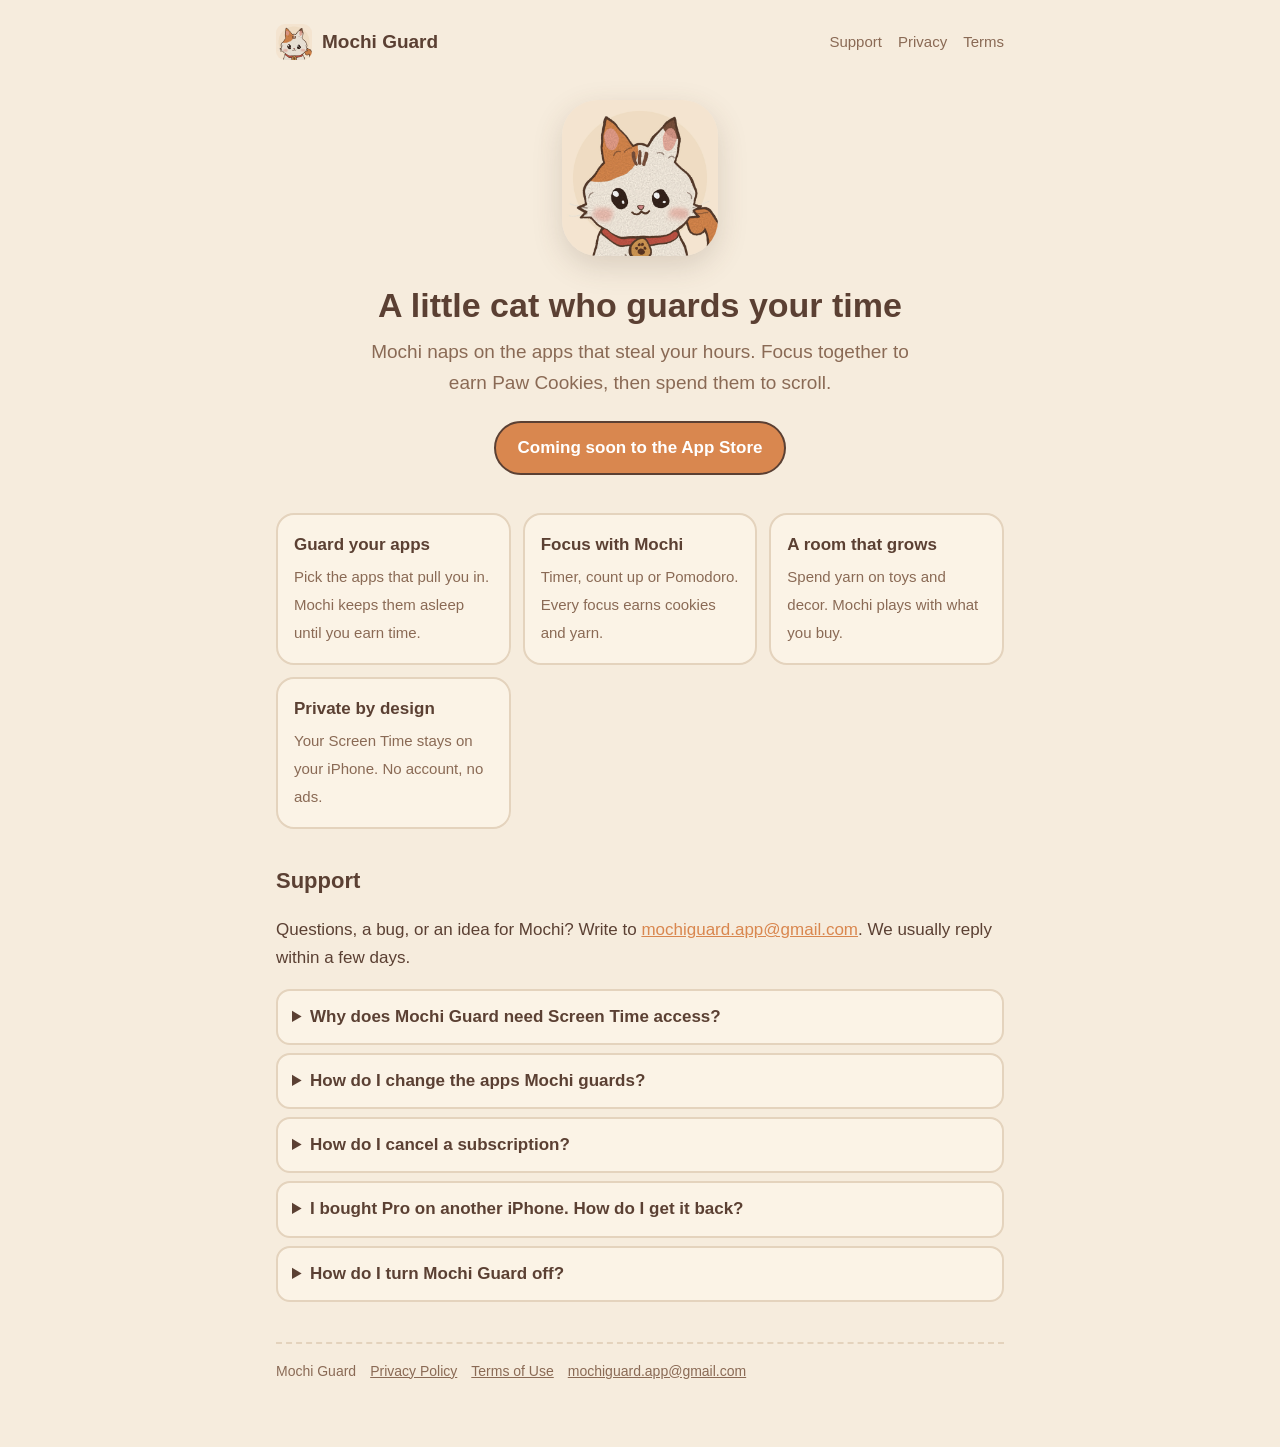
<file: index.html>
<!doctype html>
<html lang="en"><head>
<meta charset="utf-8"><meta name="viewport" content="width=device-width,initial-scale=1">
<title>Mochi Guard</title>
<meta name="description" content="A little cat who guards your time. Focus to earn Paw Cookies, spend them to scroll.">
<link rel="icon" href="icon.png"><link rel="apple-touch-icon" href="apple-touch-icon.png">
<link rel="stylesheet" href="style.css">
</head><body><div class="wrap">
<nav><a class="home" href="./"><img src="icon.png" alt="">Mochi Guard</a><span class="sp"></span>
  <span class="links"><a href="#support">Support</a><a href="privacy.html">Privacy</a><a href="terms.html">Terms</a></span></nav>

<section class="hero">
  <img src="icon.png" alt="Mochi, a calico cat">
  <h1>A little cat who guards your time</h1>
  <p>Mochi naps on the apps that steal your hours. Focus together to earn Paw Cookies, then spend them to scroll.</p>
  <span class="badge">Coming soon to the App Store</span>
</section>

<div class="grid">
  <div class="card"><b>Guard your apps</b><span>Pick the apps that pull you in. Mochi keeps them asleep until you earn time.</span></div>
  <div class="card"><b>Focus with Mochi</b><span>Timer, count up or Pomodoro. Every focus earns cookies and yarn.</span></div>
  <div class="card"><b>A room that grows</b><span>Spend yarn on toys and decor. Mochi plays with what you buy.</span></div>
  <div class="card"><b>Private by design</b><span>Your Screen Time stays on your iPhone. No account, no ads.</span></div>
</div>

<h2 id="support">Support</h2>
<p>Questions, a bug, or an idea for Mochi? Write to <a href="mailto:mochiguard.app@gmail.com">mochiguard.app@gmail.com</a>. We usually reply within a few days.</p>

<div class="faq">
  <details><summary>Why does Mochi Guard need Screen Time access?</summary>
    <p>Apple's Screen Time tools are the only way an app can put a shield over other apps. You choose the apps in Apple's own picker, and Apple never tells Mochi Guard which apps they are.</p></details>
  <details><summary>How do I change the apps Mochi guards?</summary>
    <p>Tap the basket in Mochi's room, then Edit. Depending on how strict you set Mochi, changes may start after a short wait.</p></details>
  <details><summary>How do I cancel a subscription?</summary>
    <p>Open the Settings app on your iPhone, tap your name, then Subscriptions, and choose Mochi Guard. Apple handles all subscriptions.</p></details>
  <details><summary>I bought Pro on another iPhone. How do I get it back?</summary>
    <p>Tap the sign in Mochi's room, then Restore purchases. Use the same Apple ID you bought with.</p></details>
  <details><summary>How do I turn Mochi Guard off?</summary>
    <p>Delete the app, or turn off its Screen Time access in Settings, Screen Time. Your guarded apps open normally again.</p></details>
</div>

<footer><span>Mochi Guard</span><a href="privacy.html">Privacy Policy</a><a href="terms.html">Terms of Use</a><a href="mailto:mochiguard.app@gmail.com">mochiguard.app@gmail.com</a></footer>
</div></body></html>
</file>
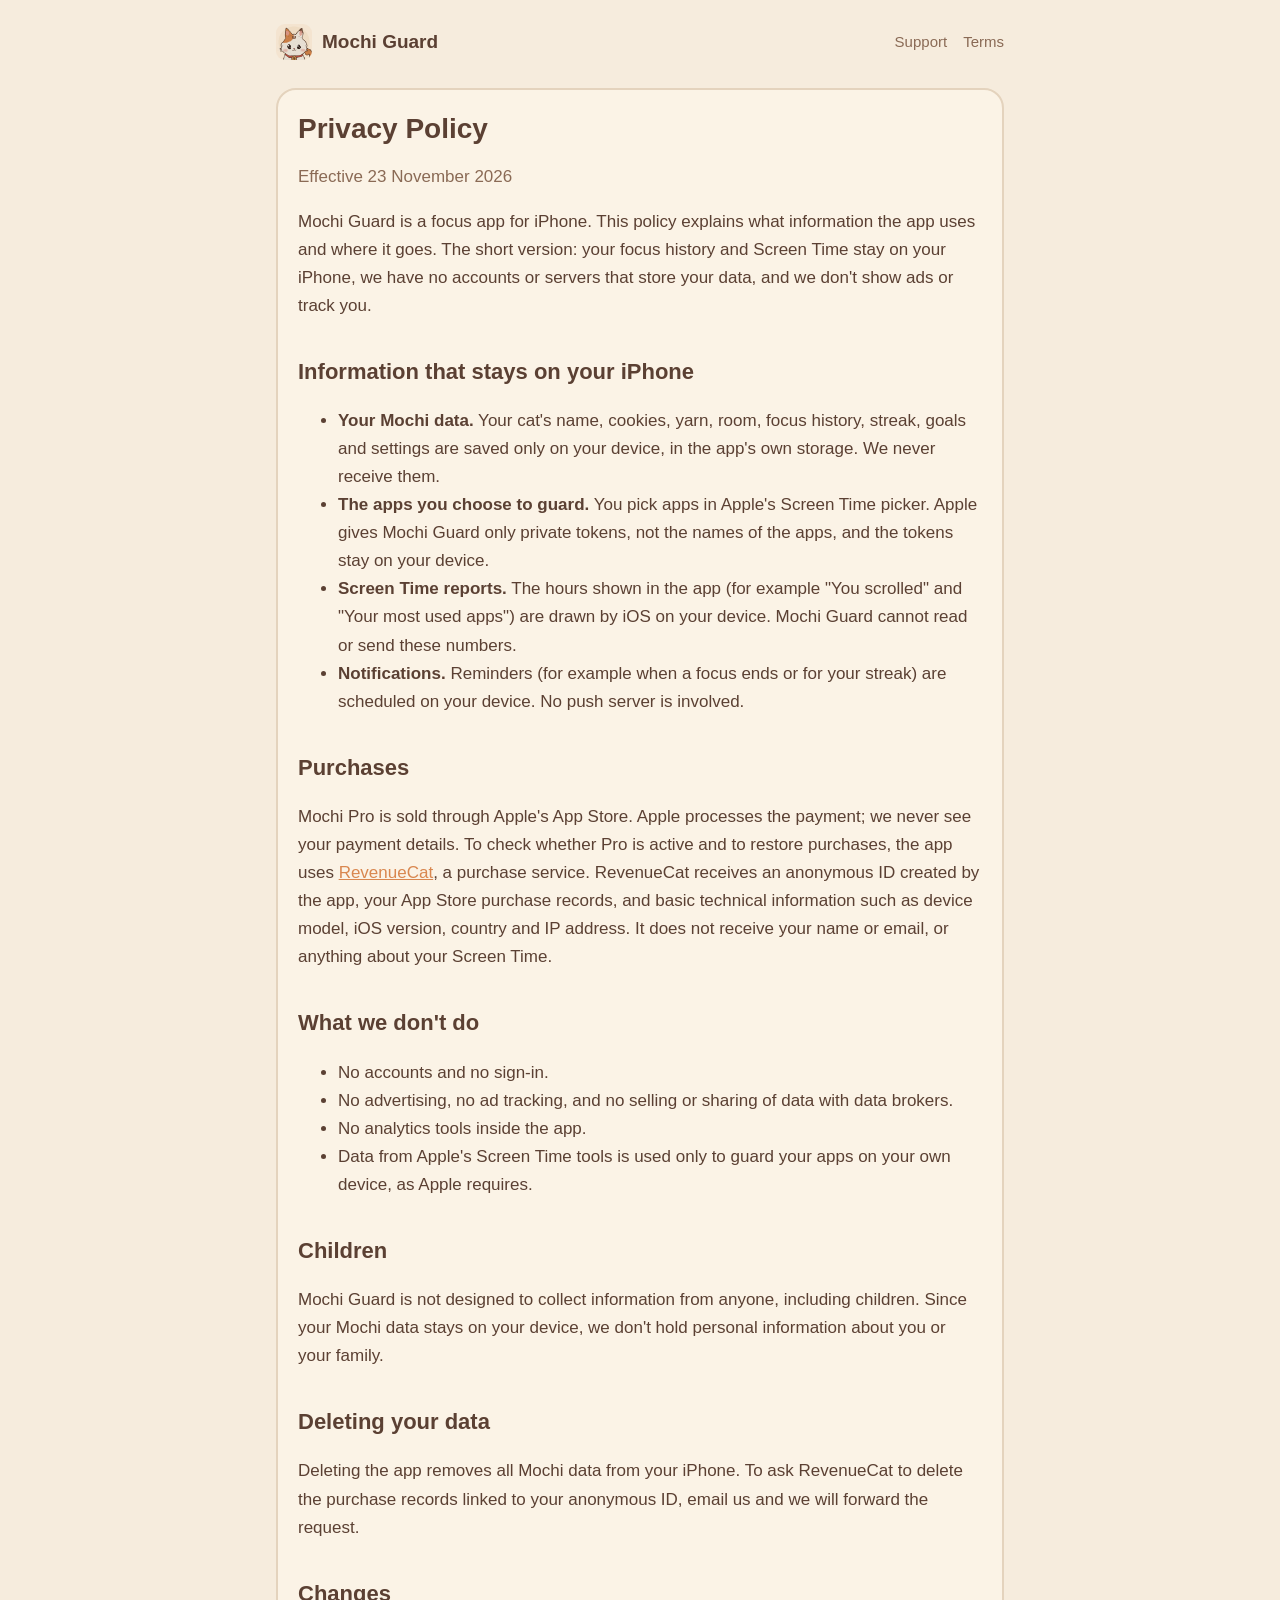
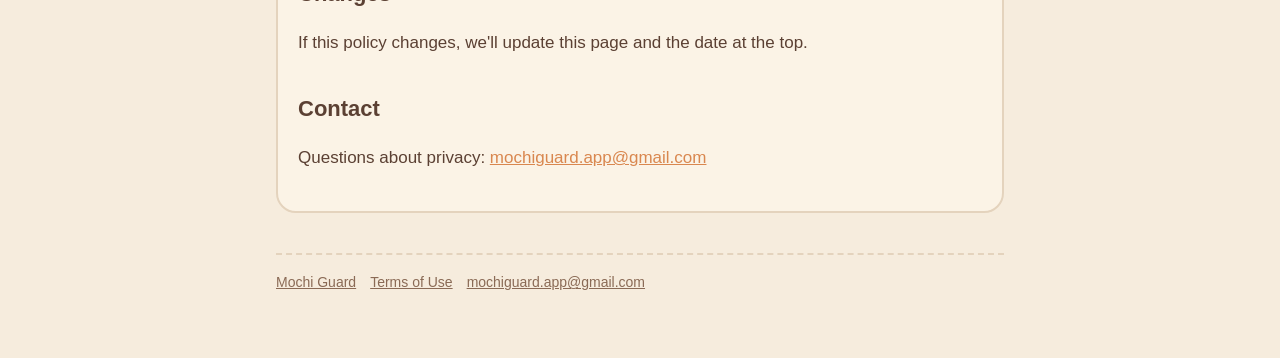
<file: privacy.html>
<!doctype html>
<html lang="en"><head>
<meta charset="utf-8"><meta name="viewport" content="width=device-width,initial-scale=1">
<title>Privacy Policy</title>
<link rel="icon" href="icon.png"><link rel="stylesheet" href="style.css">
</head><body><div class="wrap">
<nav><a class="home" href="./"><img src="icon.png" alt="">Mochi Guard</a><span class="sp"></span>
  <span class="links"><a href="./#support">Support</a><a href="terms.html">Terms</a></span></nav>
<div class="doc">
<h1>Privacy Policy</h1>
<p class="muted">Effective 23 November 2026</p>

<p>Mochi Guard is a focus app for iPhone. This policy explains what information the app uses and where it goes. The short version: your focus history and Screen Time stay on your iPhone, we have no accounts or servers that store your data, and we don't show ads or track you.</p>

<h2>Information that stays on your iPhone</h2>
<ul>
  <li><b>Your Mochi data.</b> Your cat's name, cookies, yarn, room, focus history, streak, goals and settings are saved only on your device, in the app's own storage. We never receive them.</li>
  <li><b>The apps you choose to guard.</b> You pick apps in Apple's Screen Time picker. Apple gives Mochi Guard only private tokens, not the names of the apps, and the tokens stay on your device.</li>
  <li><b>Screen Time reports.</b> The hours shown in the app (for example "You scrolled" and "Your most used apps") are drawn by iOS on your device. Mochi Guard cannot read or send these numbers.</li>
  <li><b>Notifications.</b> Reminders (for example when a focus ends or for your streak) are scheduled on your device. No push server is involved.</li>
</ul>

<h2>Purchases</h2>
<p>Mochi Pro is sold through Apple's App Store. Apple processes the payment; we never see your payment details. To check whether Pro is active and to restore purchases, the app uses <a href="https://www.revenuecat.com/privacy">RevenueCat</a>, a purchase service. RevenueCat receives an anonymous ID created by the app, your App Store purchase records, and basic technical information such as device model, iOS version, country and IP address. It does not receive your name or email, or anything about your Screen Time.</p>

<h2>What we don't do</h2>
<ul>
  <li>No accounts and no sign-in.</li>
  <li>No advertising, no ad tracking, and no selling or sharing of data with data brokers.</li>
  <li>No analytics tools inside the app.</li>
  <li>Data from Apple's Screen Time tools is used only to guard your apps on your own device, as Apple requires.</li>
</ul>

<h2>Children</h2>
<p>Mochi Guard is not designed to collect information from anyone, including children. Since your Mochi data stays on your device, we don't hold personal information about you or your family.</p>

<h2>Deleting your data</h2>
<p>Deleting the app removes all Mochi data from your iPhone. To ask RevenueCat to delete the purchase records linked to your anonymous ID, email us and we will forward the request.</p>

<h2>Changes</h2>
<p>If this policy changes, we'll update this page and the date at the top.</p>

<h2>Contact</h2>
<p>Questions about privacy: <a href="mailto:mochiguard.app@gmail.com">mochiguard.app@gmail.com</a></p>
</div>
<footer><a href="./">Mochi Guard</a><a href="terms.html">Terms of Use</a><a href="mailto:mochiguard.app@gmail.com">mochiguard.app@gmail.com</a></footer>
</div></body></html>
</file>
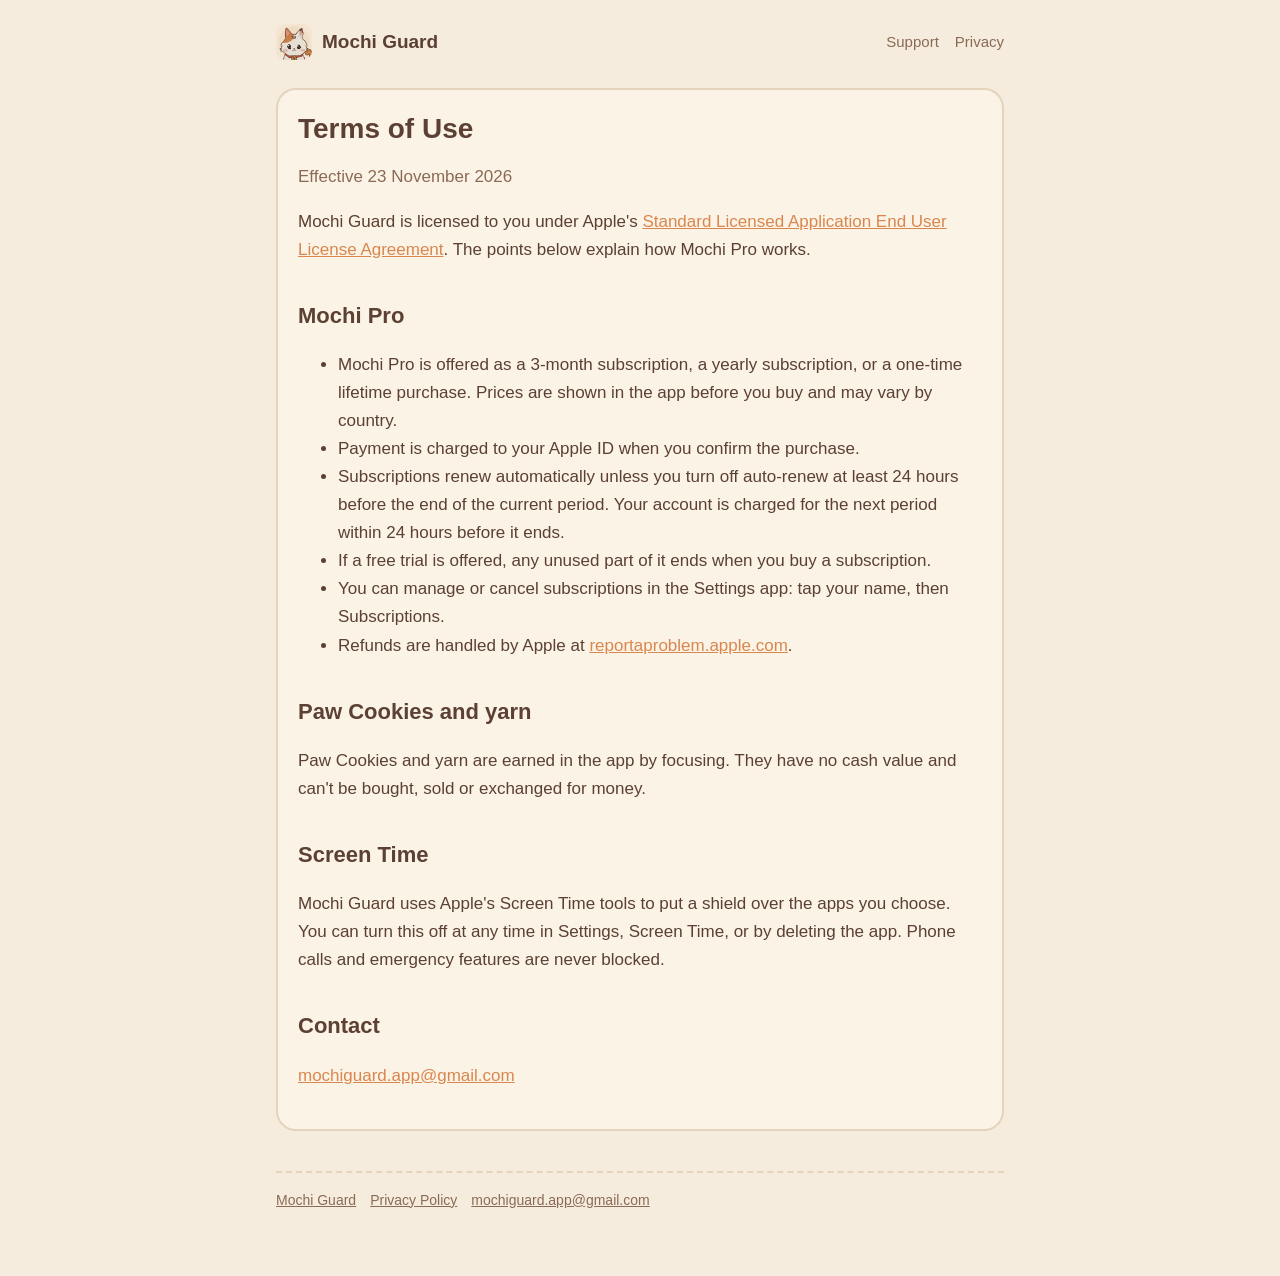
<file: terms.html>
<!doctype html>
<html lang="en"><head>
<meta charset="utf-8"><meta name="viewport" content="width=device-width,initial-scale=1">
<title>Terms of Use</title>
<link rel="icon" href="icon.png"><link rel="stylesheet" href="style.css">
</head><body><div class="wrap">
<nav><a class="home" href="./"><img src="icon.png" alt="">Mochi Guard</a><span class="sp"></span>
  <span class="links"><a href="./#support">Support</a><a href="privacy.html">Privacy</a></span></nav>
<div class="doc">
<h1>Terms of Use</h1>
<p class="muted">Effective 23 November 2026</p>

<p>Mochi Guard is licensed to you under Apple's <a href="https://www.apple.com/legal/internet-services/itunes/dev/stdeula/">Standard Licensed Application End User License Agreement</a>. The points below explain how Mochi Pro works.</p>

<h2>Mochi Pro</h2>
<ul>
  <li>Mochi Pro is offered as a 3-month subscription, a yearly subscription, or a one-time lifetime purchase. Prices are shown in the app before you buy and may vary by country.</li>
  <li>Payment is charged to your Apple ID when you confirm the purchase.</li>
  <li>Subscriptions renew automatically unless you turn off auto-renew at least 24 hours before the end of the current period. Your account is charged for the next period within 24 hours before it ends.</li>
  <li>If a free trial is offered, any unused part of it ends when you buy a subscription.</li>
  <li>You can manage or cancel subscriptions in the Settings app: tap your name, then Subscriptions.</li>
  <li>Refunds are handled by Apple at <a href="https://reportaproblem.apple.com">reportaproblem.apple.com</a>.</li>
</ul>

<h2>Paw Cookies and yarn</h2>
<p>Paw Cookies and yarn are earned in the app by focusing. They have no cash value and can't be bought, sold or exchanged for money.</p>

<h2>Screen Time</h2>
<p>Mochi Guard uses Apple's Screen Time tools to put a shield over the apps you choose. You can turn this off at any time in Settings, Screen Time, or by deleting the app. Phone calls and emergency features are never blocked.</p>

<h2>Contact</h2>
<p><a href="mailto:mochiguard.app@gmail.com">mochiguard.app@gmail.com</a></p>
</div>
<footer><a href="./">Mochi Guard</a><a href="privacy.html">Privacy Policy</a><a href="mailto:mochiguard.app@gmail.com">mochiguard.app@gmail.com</a></footer>
</div></body></html>
</file>
<file: style.css>
:root{--ink:#5B4033;--soft:#8A6A55;--cream:#F6ECDD;--paper:#FBF3E6;--line:#E4D3BD;--orange:#D9874F}
@media (prefers-color-scheme:dark){:root{--ink:#F2E6D8;--soft:#CDB8A4;--cream:#1D1A19;--paper:#2A2523;--line:#463C36;--orange:#E3955E}}
*{box-sizing:border-box}
body{margin:0;background:var(--cream);color:var(--ink);font:17px/1.65 -apple-system,BlinkMacSystemFont,"Segoe UI",Roboto,sans-serif;-webkit-font-smoothing:antialiased}
a{color:var(--orange)}
.wrap{max-width:760px;margin:0 auto;padding:24px 16px 64px}
nav{display:flex;align-items:center;gap:10px;margin-bottom:28px}
nav a.home{display:flex;align-items:center;gap:10px;color:var(--ink);text-decoration:none;font-weight:800;font-size:19px;white-space:nowrap}
nav img{width:36px;height:36px;border-radius:9px}
nav .sp{flex:1}
nav .links a{margin-left:16px;font-size:15px;color:var(--soft);text-decoration:none}
nav .links a:hover{color:var(--orange)}
h1{font-size:34px;line-height:1.2;margin:0 0 10px}
h2{font-size:22px;margin:34px 0 8px}
h3{font-size:18px;margin:22px 0 4px}
p,li{color:var(--ink)}
.muted{color:var(--soft)}
.hero{text-align:center;padding:12px 0 8px}
.hero img{width:156px;height:156px;border-radius:36px;box-shadow:0 10px 30px rgba(91,64,51,.18)}
.hero h1{margin-top:20px}
.hero p{font-size:19px;color:var(--soft);max-width:540px;margin:0 auto}
.badge{display:inline-block;margin-top:22px;padding:11px 22px;border-radius:999px;border:2px solid var(--ink);background:var(--orange);color:#fff;font-weight:700;text-decoration:none}
.grid{display:grid;grid-template-columns:repeat(auto-fit,minmax(210px,1fr));gap:12px;margin-top:30px}
.card{background:var(--paper);border:2px solid var(--line);border-radius:18px;padding:16px}
.card b{display:block;font-size:17px;margin-bottom:4px}
.card span{color:var(--soft);font-size:15px}
.faq details{background:var(--paper);border:2px solid var(--line);border-radius:14px;padding:12px 14px;margin:8px 0}
.faq summary{font-weight:700;cursor:pointer}
.doc{background:var(--paper);border:2px solid var(--line);border-radius:20px;padding:22px 20px}
.doc h1{font-size:28px}
footer{margin-top:40px;padding-top:16px;border-top:2px dashed var(--line);font-size:14px;color:var(--soft);display:flex;flex-wrap:wrap;gap:14px}
footer a{color:var(--soft)}
@media (max-width:520px){h1{font-size:28px}nav .links a{margin-left:10px}}
</file>
